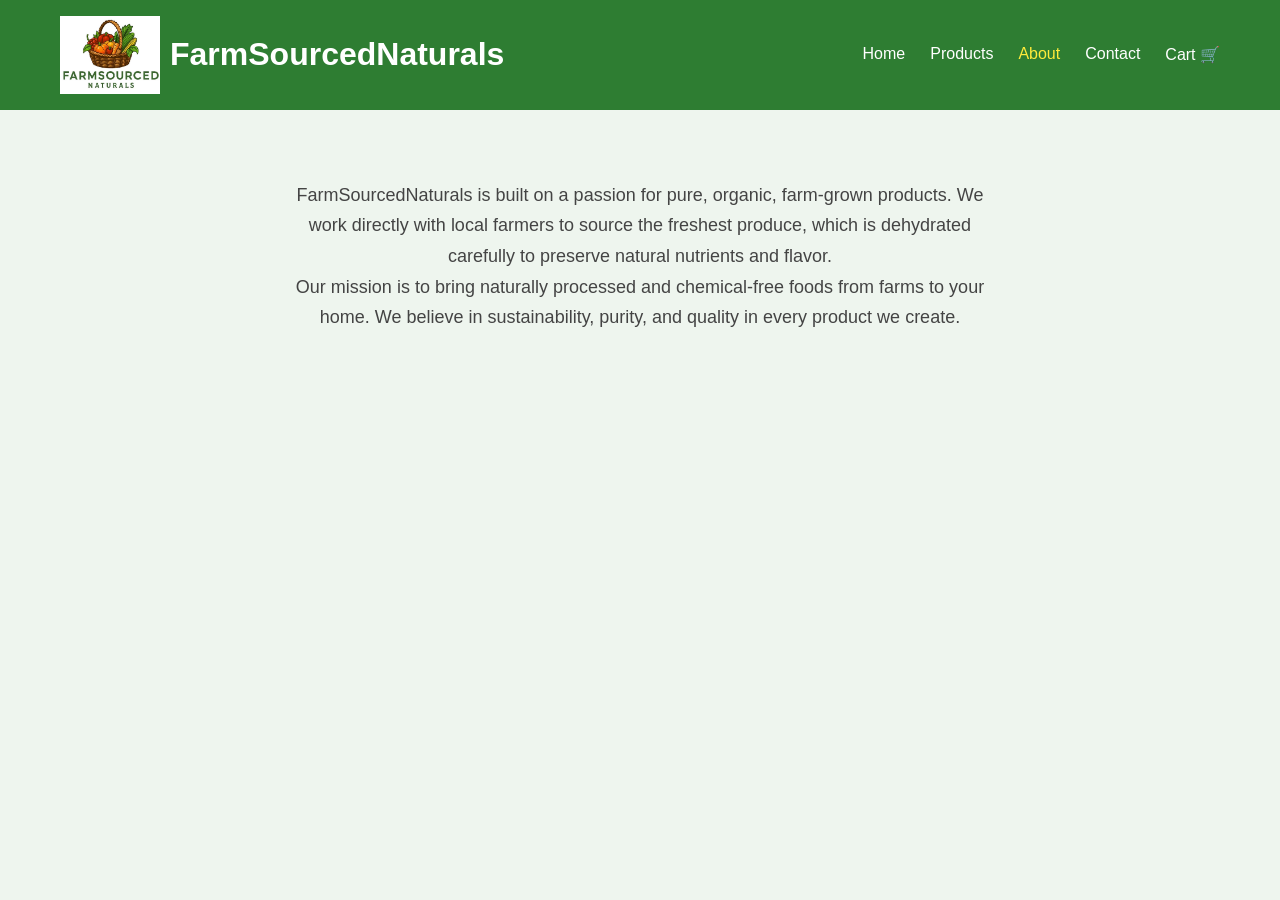
<file: about.html>
<!DOCTYPE html>
<html lang="en">
<head>
  <meta charset="UTF-8">
  <meta name="viewport" content="width=device-width, initial-scale=1.0">
  <title>About Us - FarmSourcedNaturals</title>
  <link rel="stylesheet" href="about.css">
</head>
<body>

<header class="navbar">
  <div class="logo-container">
    <img src="logo.jpg" class="logo" alt="Logo">
    <h1 class="site-title">FarmSourcedNaturals</h1>
  </div>

  <ul class="nav-links">
    <li><a href="index.html">Home</a></li>
    <li><a href="products.html">Products</a></li>
    <li><a class="active" href="about.html">About</a></li>
    <li><a href="contact.html">Contact</a></li>
    <li><a href="cart.html">Cart 🛒</a></li>

  </ul>
</header>

<section class="about-section">
  <p>
    FarmSourcedNaturals is built on a passion for pure, organic, farm-grown products.
    We work directly with local farmers to source the freshest produce, which is dehydrated carefully
    to preserve natural nutrients and flavor.
  </p>

  <p>
    Our mission is to bring naturally processed and chemical-free foods from farms to your home.
    We believe in sustainability, purity, and quality in every product we create.
  </p>
</section>

</body>
</html>
</file>
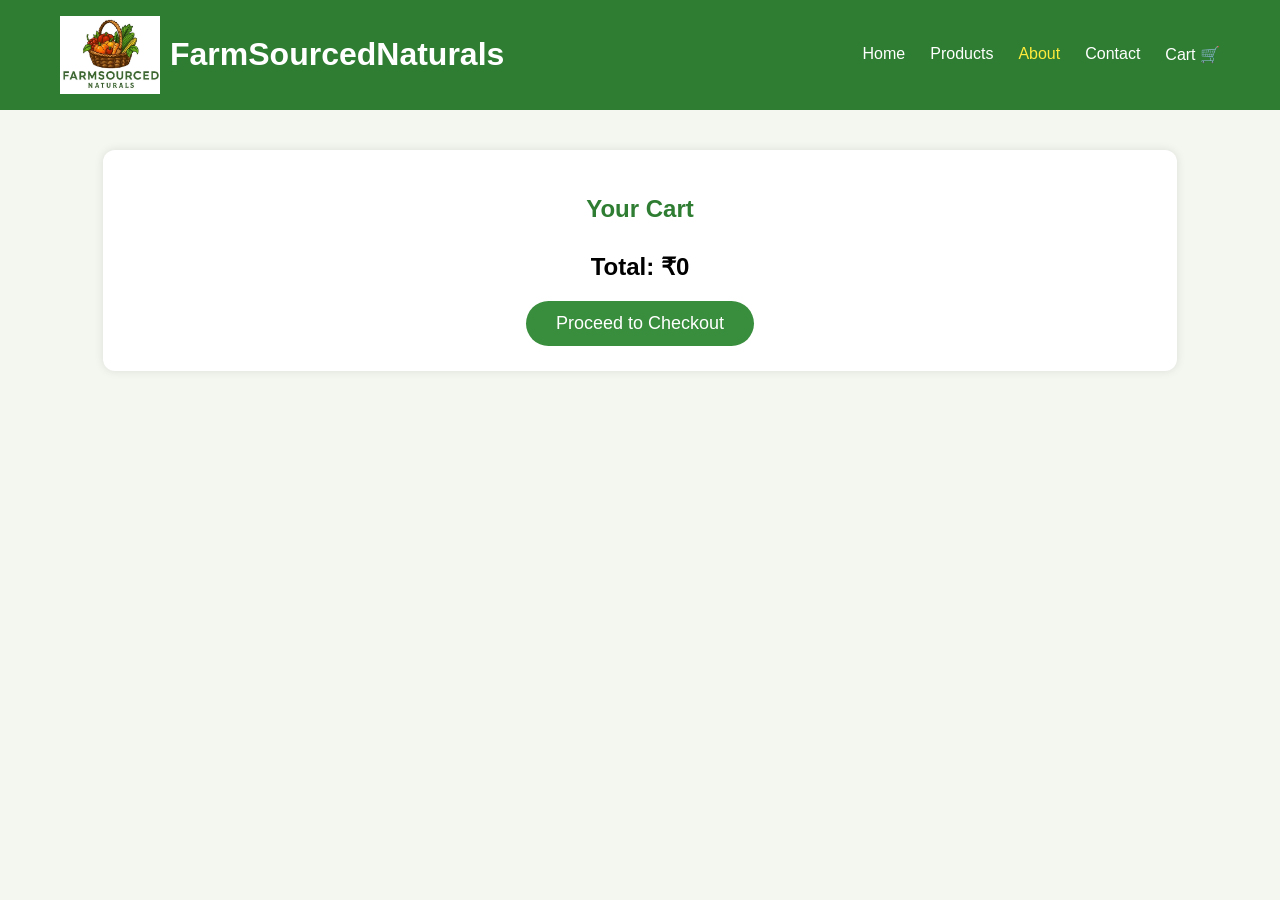
<file: cart.html>
<!DOCTYPE html>
<html lang="en">
<head>
    <meta charset="UTF-8">
    <meta name="viewport" content="width=device-width, initial-scale=1.0">
    <title>Cart - FarmSourcedNaturals</title>
    <link rel="stylesheet" href="cart.css">
</head>
<body>

<!-- NAVIGATION -->
<header class="navbar">
  <div class="logo-container">
    <img src="logo.jpg" class="logo" alt="Logo">
    <h1 class="site-title">FarmSourcedNaturals</h1>
  </div>

  <ul class="nav-links">
    <li><a href="index.html">Home</a></li>
    <li><a href="products.html">Products</a></li>
    <li><a class="active" href="about.html">About</a></li>
    <li><a href="contact.html">Contact</a></li>
    <li><a href="cart.html">Cart 🛒</a></li>

  </ul>
</header>

<!-- CART MAIN SECTION -->
<section class="cart-container">
    <h1>Your Cart</h1>
    <div id="cart-items"></div>

    <div class="cart-summary">
        <h2>Total: ₹<span id="total-price">0</span></h2>
        <button class="checkout-btn">Proceed to Checkout</button>
    </div>
</section>

<script src="cart.js"></script>

</body>
</html>
</file>
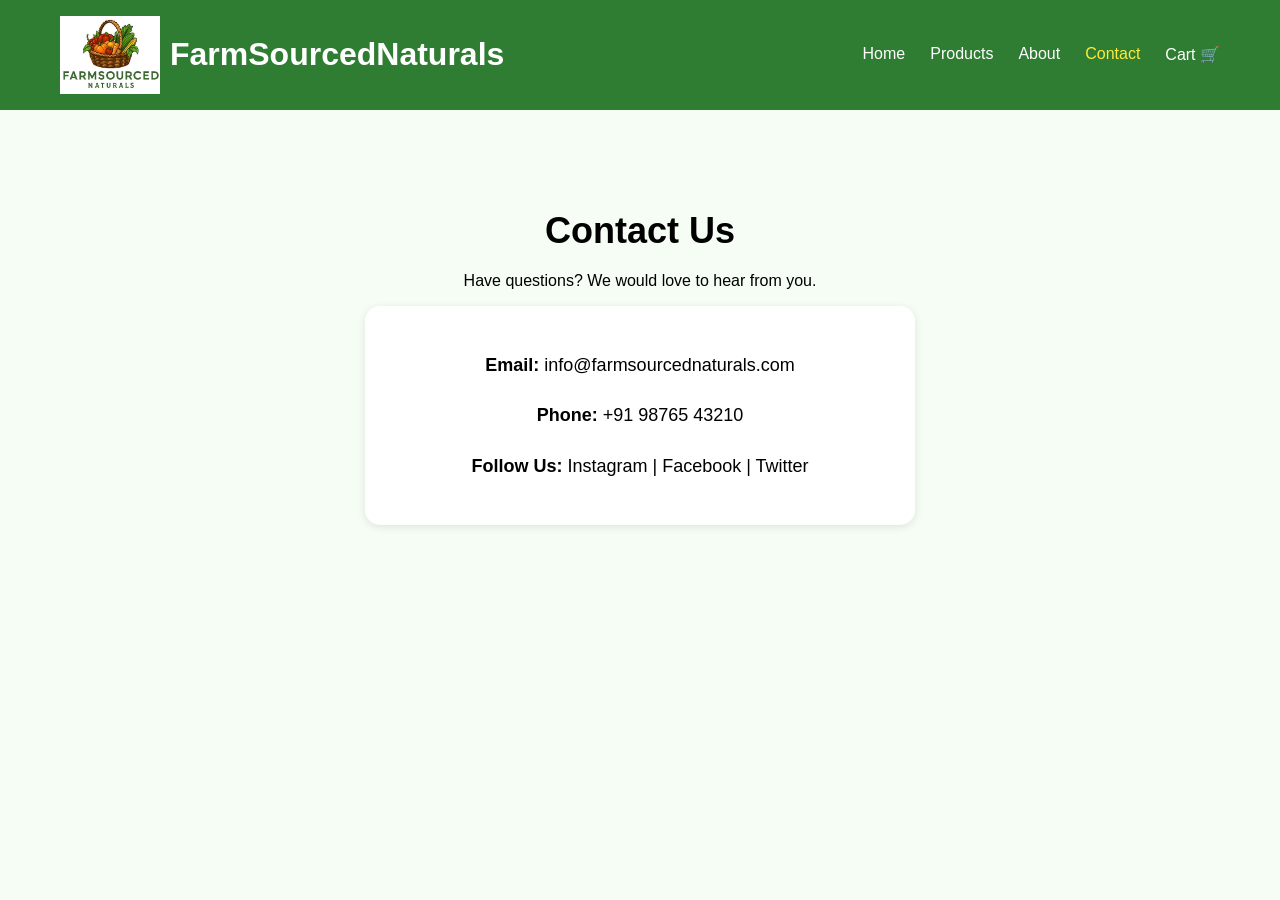
<file: contact.html>
<!DOCTYPE html>
<html lang="en">
<head>
  <meta charset="UTF-8">
  <meta name="viewport" content="width=device-width, initial-scale=1.0">
  <title>Contact - FarmSourcedNaturals</title>
  <link rel="stylesheet" href="contact.css">
</head>
<body>

<header class="navbar">
  <div class="logo-container">
    <img src="logo.jpg" class="logo" alt="Logo">
    <h1 class="site-title">FarmSourcedNaturals</h1>
  </div>

  <ul class="nav-links">
    <li><a href="index.html">Home</a></li>
    <li><a href="products.html">Products</a></li>
    <li><a href="about.html">About</a></li>
    <li><a class="active" href="contact.html">Contact</a></li>
    <li><a href="cart.html">Cart 🛒</a></li>

  </ul>
</header>

<section class="contact-section">
  <h2>Contact Us</h2>
  <p>Have questions? We would love to hear from you.</p>

  <div class="contact-box">
    <p><strong>Email:</strong> info@farmsourcednaturals.com</p>
    <p><strong>Phone:</strong> +91 98765 43210</p>
    <p><strong>Follow Us:</strong> Instagram | Facebook | Twitter</p>
  </div>
</section>

</body>
</html>
</file>
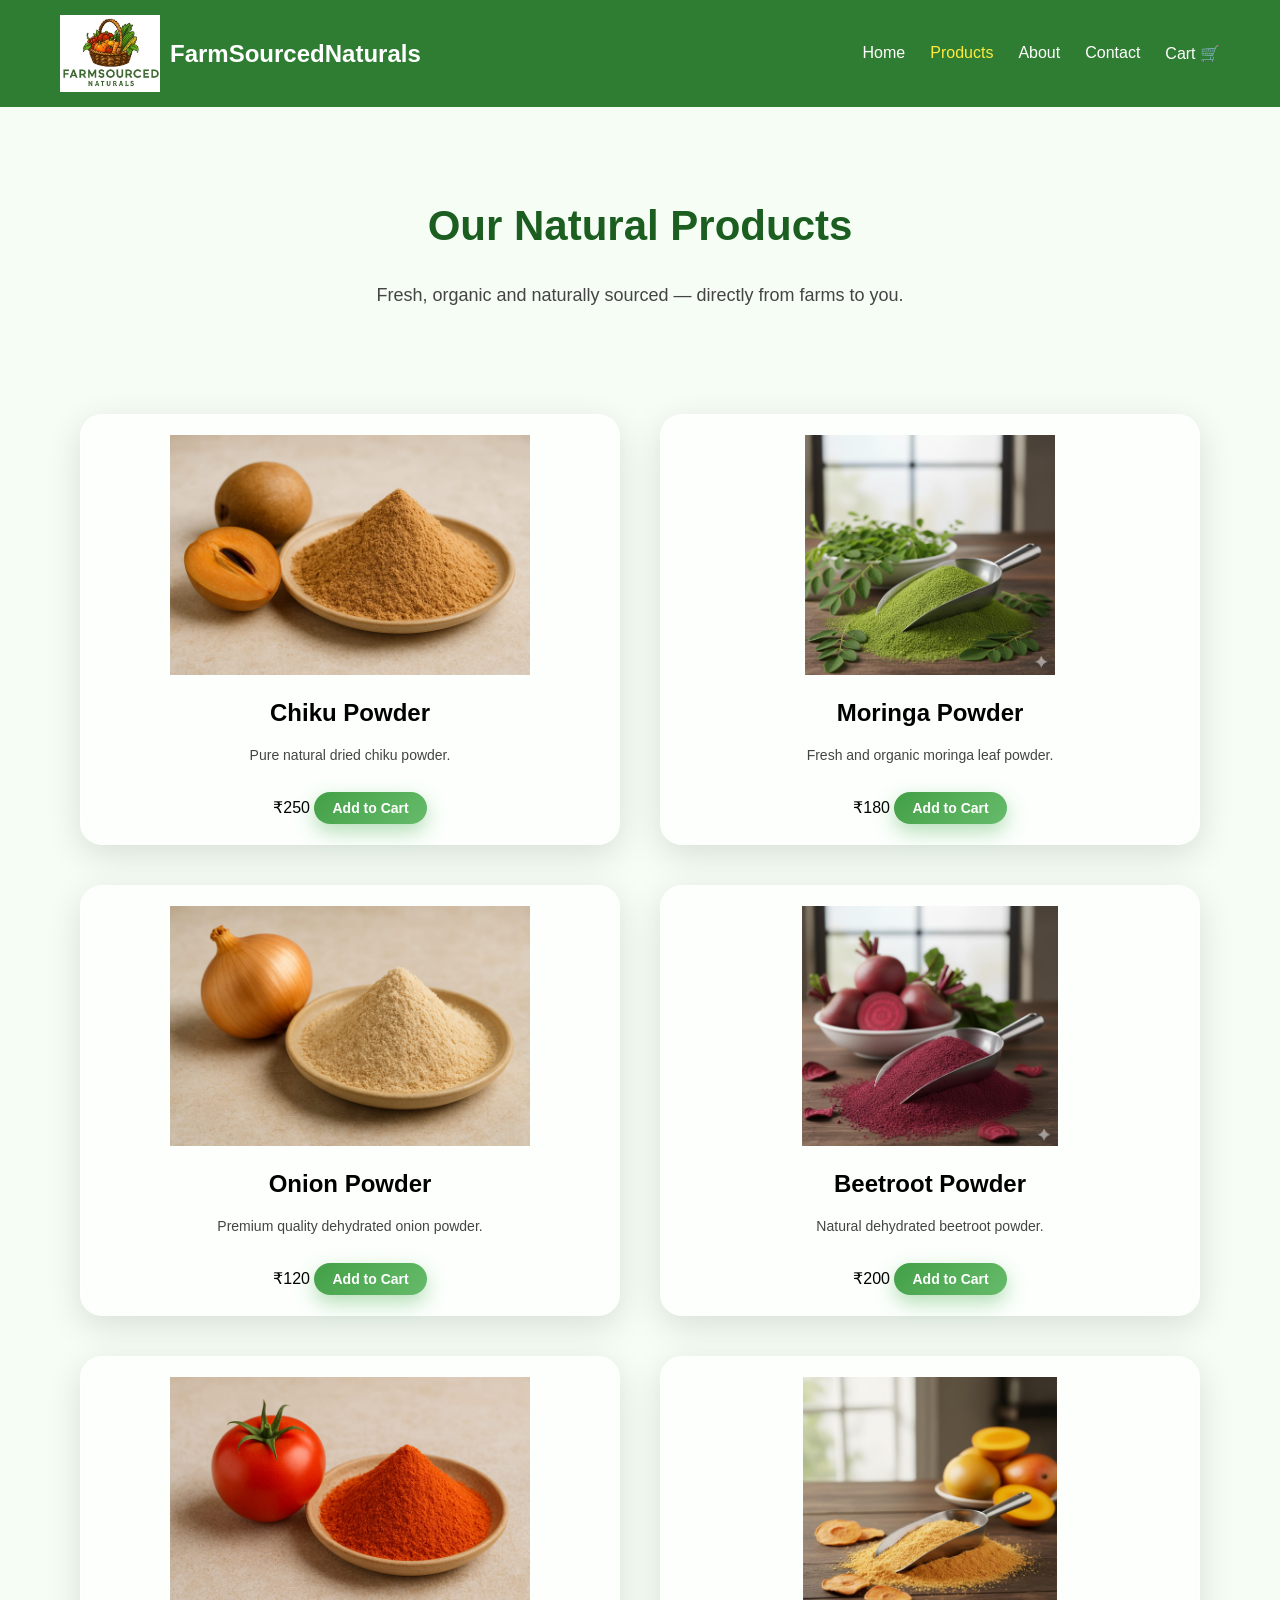
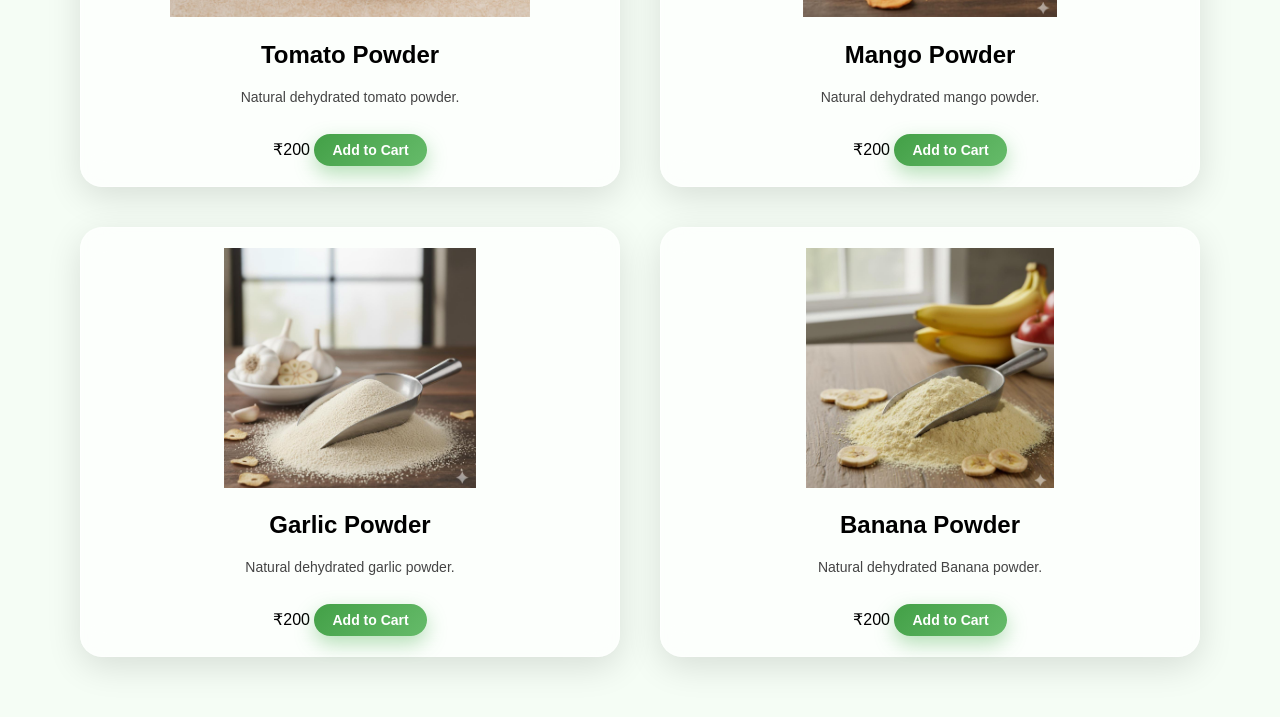
<file: products.html>
<!DOCTYPE html>
<html lang="en">
  <head>
    <meta charset="UTF-8" />
    <meta name="viewport" content="width=device-width, initial-scale=1.0" />
    <title>FarmSourcedNaturals</title>
    <link rel="stylesheet" href="products.css" />
  </head>
  <body>
    <header>
      <nav class="navbar">
        <div class="logo-container">
          <img src="logo.jpg" alt="FarmSourcedNaturals Logo" class="logo" />
          <h1 class="site-title">FarmSourcedNaturals</h1>
        </div>
        <ul class="nav-links">
          <li><a href="index.html">Home</a></li>
          <li><a href="products.html" class="active">Products</a></li>
          <li><a href="about.html">About</a></li>
          <li><a href="contact.html">Contact</a></li>
          <li><a href="cart.html">Cart 🛒</a></li>
        </ul>
      </nav>
    </header>


    <!-- HERO -->
    <section class="products-hero">
        <h1>Our Natural Products</h1>
        <p>Fresh, organic and naturally sourced — directly from farms to you.</p>
    </section>

    <!-- PRODUCT GRID -->
    <section class="product-section">

        <div class="product-grid">

            <!-- PRODUCT 1 -->
        <div class="product-card">
            <img src="chiku.jpeg" alt="Chiku Powder" />
            <h2>Chiku Powder</h2>
            <p>Pure natural dried chiku powder.</p>
            <span class="price">₹250</span>
            <button class="add-cart-btn" onclick="addToCart('Chiku Powder', 250, 'images/chiku.jpeg')">Add to Cart</button>
        </div>

        <!-- PRODUCT 2 -->
        <div class="product-card">
            <img src="moringa.jpeg" alt="Moringa Powder" />
            <h2>Moringa Powder</h2>
            <p>Fresh and organic moringa leaf powder.</p>
            <span class="price">₹180</span>
            <button class="add-cart-btn" onclick="addToCart('Moringa Powder', 180,'images/moringa.jpeg')">Add to Cart</button>
        </div>

        <!-- PRODUCT 3 -->
        <div class="product-card">
            <img src="onion.jpeg" alt="Onion Powder" />
            <h2>Onion Powder</h2>
            <p>Premium quality dehydrated onion powder.</p>
            <span class="price">₹120</span>
            <button class="add-cart-btn" onclick="addToCart('Onion Powder', 120, 'images/onion.jpeg')">Add to Cart</button>
        </div>

        <!-- PRODUCT 4 -->
        <div class="product-card">
            <img src="beetroot.jpeg" alt="Beetroot Powder" />
            <h2>Beetroot Powder</h2>
            <p>Natural dehydrated beetroot powder.</p>
            <span class="price">₹200</span>
            <button class="add-cart-btn" onclick="addToCart('Beetroot Powder', 200, 'images/beetroot.jpeg')">Add to Cart</button>
        </div>

        <!-- PRODUCT 5 -->
        <div class="product-card">
            <img src="tomato.jpg" alt="Tomato Powder" />
            <h2>Tomato Powder</h2>
            <p>Natural dehydrated tomato powder.</p>
            <span class="price">₹200</span>
            <button class="add-cart-btn" onclick="addToCart('Tomato Powder', 200, 'images/tomato.jpg')">Add to Cart</button>
        </div>

        <!-- PRODUCT 6 -->
        <div class="product-card">
            <img src="mango.jpeg" alt="Mango Powder" />
            <h2>Mango Powder</h2>
            <p>Natural dehydrated mango powder.</p>
            <span class="price">₹200</span>
            <button class="add-cart-btn" onclick="addToCart('Mango Powder', 200, 'images/mango.jpeg')">Add to Cart</button>
        </div>

        <!-- PRODUCT 7 -->
        <div class="product-card">
            <img src="garlic.jpeg" alt="Garlic Powder" />
            <h2>Garlic Powder</h2>
            <p>Natural dehydrated garlic powder.</p>
            <span class="price">₹200</span>
            <button class="add-cart-btn" onclick="addToCart('Garlic Powder', 200, 'images/garlic.jpeg')">Add to Cart</button>
        </div>
        
        <!-- PRODUCT 8 -->
        <div class="product-card">
            <img src="banana.jpeg" alt="Banana Powder" />
            <h2>Banana Powder</h2>
            <p>Natural dehydrated Banana powder.</p>
            <span class="price">₹200</span>
            <button class="add-cart-btn" onclick="addToCart('Banana Powder', 200, 'images/banana.jpeg')">Add to Cart</button>
        </div>
        </div>
    </section>

<script src="script.js"></script>
</body>
</html>
</file>
<file: about.css>
body {
  margin: 0;
  font-family: Poppins, sans-serif;
  background: #eef5ee;
}

/* Navbar same style */
.navbar {
  display: flex;
  justify-content: space-between;
  align-items: center;
  background: #2e7d32;
  padding: 15px 60px;
  position: sticky;
  top: 0;
  z-index: 1000;
}
.logo-container {
  display: flex;
  align-items: center;
  gap: 10px;
}

.logo {
  width: 100px;
  height: auto;
}

.site-title {
  color: white;
}

.nav-links {
  display: flex;
  list-style: none;
  gap: 25px;
}

.nav-links a {
  color: #fff;
  text-decoration: none;
  font-weight: 500;
}

.nav-links a.active {
  color: #ffeb3b;
}

/* About section */
.about-section {
  text-align: center;
  padding: 70px;
}

.about-section h2 {
  font-size: 36px;
  margin-bottom: 20px;
}

.about-section p {
  max-width: 700px;
  margin: auto;
  font-size: 18px;
  color: #444;
  line-height: 1.7;
}
/* Mobile */
@media (max-width: 600px) {

  .navbar {
    flex-direction: column;
    align-items: center;
    padding: 12px 15px;
  }

  .logo {
    width: 80px;
  }

  .site-title {
    font-size: 20px;
    text-align: center;
  }

  .nav-links {
    flex-direction: row;
    flex-wrap: wrap;
    gap: 12px;
    justify-content: center;
  }

  .hero {
    height: auto;
    min-height: 90vh;
    padding-top: 140px;
  }

  .hero-content {
    padding: 0 15px;
  }

  .hero-content h2 {
    font-size: 26px;
  }

  .hero-content p {
    font-size: 14px;
  }

  .products {
    padding: 50px 15px;
  }

  .product-grid {
    grid-template-columns: 1fr;
  }

  .about {
    padding: 50px 15px;
  }

  .about p {
    font-size: 16px;
  }
}

/* Very small devices */
@media (max-width: 400px) {

  .hero-content h2 {
    font-size: 22px;
  }

  .hero-content p {
    font-size: 13px;
  }

  .nav-links {
    gap: 8px;
  }
}
</file>
<file: cart.css>
body {
    margin: 0;
    font-family: "Poppins", sans-serif;
    background: #f3f7f0;
}

/* NAVBAR */
.navbar {
  display: flex;
  justify-content: space-between;
  align-items: center;
  background: #2e7d32;
  padding: 15px 60px;
  position: sticky;
  top: 0;
  z-index: 1000;
}
.logo-container {
  display: flex;
  align-items: center;
  gap: 10px;
}

.logo {
  width: 100px;
  height: auto;
}

.site-title {
  color: white;
}

.nav-links {
  display: flex;
  list-style: none;
  gap: 25px;
}

.nav-links a {
  color: #fff;
  text-decoration: none;
  font-weight: 500;
}

.nav-links a.active {
  color: #ffeb3b;
}
/* CART SECTION */
.cart-container {
    width: 80%;
    margin: 40px auto;
    background: #ffffff;
    padding: 25px;
    border-radius: 12px;
    box-shadow: 0 0 10px rgba(0,0,0,0.1);
}

.cart-container h1 {
    text-align: center;
    color: #2e7d32;
}

/* EACH CART ITEM */
.cart-item {
    display: flex;
    justify-content: space-between;
    align-items: center;
    padding: 15px;
    border-bottom: 1px solid #ddd;
}

.cart-item img {
    width: 90px;
    height: 90px;
    border-radius: 10px;
}

.item-details {
    flex: 1;
    margin-left: 20px;
}

.item-details h3 {
    margin: 0;
    font-size: 20px;
}

.quantity-box {
    display: flex;
    align-items: center;
    gap: 10px;
}

.quantity-box button {
    padding: 5px 10px;
    border: none;
    background: #2e7d32;
    color: #fff;
    cursor: pointer;
    border-radius: 5px;
}

.remove-btn {
    background: #d32f2f;
    padding: 7px 12px;
    border-radius: 5px;
    border: none;
    color: white;
    cursor: pointer;
}

.cart-summary {
    text-align: center;
    margin-top: 30px;
}

.checkout-btn {
    background: #388e3c;
    color: white;
    padding: 12px 30px;
    border: none;
    border-radius: 25px;
    font-size: 18px;
    cursor: pointer;
}
/* Mobile */
@media (max-width: 600px) {

  .navbar {
    flex-direction: column;
    align-items: center;
    padding: 12px 15px;
  }

  .logo {
    width: 80px;
  }

  .site-title {
    font-size: 20px;
    text-align: center;
  }

  .nav-links {
    flex-direction: row;
    flex-wrap: wrap;
    gap: 12px;
    justify-content: center;
  }

  .hero {
    height: auto;
    min-height: 90vh;
    padding-top: 140px;
  }

  .hero-content {
    padding: 0 15px;
  }

  .hero-content h2 {
    font-size: 26px;
  }

  .hero-content p {
    font-size: 14px;
  }

  .products {
    padding: 50px 15px;
  }

  .product-grid {
    grid-template-columns: 1fr;
  }

  .about {
    padding: 50px 15px;
  }

  .about p {
    font-size: 16px;
  }
}

/* Very small devices */
@media (max-width: 400px) {

  .hero-content h2 {
    font-size: 22px;
  }

  .hero-content p {
    font-size: 13px;
  }

  .nav-links {
    gap: 8px;
  }
}
</file>
<file: contact.css>
body {
  margin: 0;
  font-family: Poppins, sans-serif;
  background: #f5fdf5;
}

.navbar {
  display: flex;
  justify-content: space-between;
  padding: 15px 60px;
  background: #2e7d32;
  align-items: center;
}

.logo-container {
  display: flex;
  align-items: center;
  gap: 10px;
}

.logo {
  width: 100px;
  height: auto;
}

.site-title {
  color: white;
}

.nav-links {
  display: flex;
  list-style: none;
  gap: 25px;
}

.nav-links a {
  color: #fff;
  text-decoration: none;
  font-weight: 500;
}

.nav-links a.active {
  color: #ffeb3b;
}


.contact-section {
  text-align: center;
  padding: 70px 20px;
}

.contact-section h2 {
  font-size: 36px;
  margin-bottom: 20px;
}

.contact-box {
  margin: auto;
  max-width: 500px;
  padding: 25px;
  background: white;
  border-radius: 15px;
  box-shadow: 0px 2px 8px rgba(0,0,0,0.1);
  font-size: 18px;
  line-height: 1.8;
}
/* Mobile */
@media (max-width: 600px) {

  .navbar {
    flex-direction: column;
    align-items: center;
    padding: 12px 15px;
  }

  .logo {
    width: 80px;
  }

  .site-title {
    font-size: 20px;
    text-align: center;
  }

  .nav-links {
    flex-direction: row;
    flex-wrap: wrap;
    gap: 12px;
    justify-content: center;
  }

  .hero {
    height: auto;
    min-height: 90vh;
    padding-top: 140px;
  }

  .hero-content {
    padding: 0 15px;
  }

  .hero-content h2 {
    font-size: 26px;
  }

  .hero-content p {
    font-size: 14px;
  }

  .products {
    padding: 50px 15px;
  }

  .product-grid {
    grid-template-columns: 1fr;
  }

  .about {
    padding: 50px 15px;
  }

  .about p {
    font-size: 16px;
  }
}

/* Very small devices */
@media (max-width: 400px) {

  .hero-content h2 {
    font-size: 22px;
  }

  .hero-content p {
    font-size: 13px;
  }

  .nav-links {
    gap: 8px;
  }
}
</file>
<file: products.css>
/* GLOBAL BACKGROUND */
body {
    margin: 0;
    font-family: Poppins, sans-serif;
    background: #f5fdf5;
}

.navbar {
  display: flex;
  justify-content: space-between;
  padding: 15px 60px;
  background: #2e7d32;
  align-items: center;
}

.logo-container {
  display: flex;
  align-items: center;
  gap: 10px;
}

.logo {
  width: 100px;
  height: auto;
}

.site-title {
  color: white;
}

.nav-links {
  display: flex;
  list-style: none;
  gap: 25px;
}

.nav-links a {
  color: #fff;
  text-decoration: none;
  font-weight: 500;
}

.nav-links a.active {
  color: #ffeb3b;
}


/* HERO SECTION */
.products-hero {
    text-align: center;
    padding: 60px 20px 20px;
}

.products-hero h1 {
    font-size: 42px;
    font-weight: 700;
    color: #1b5e20;
}

.products-hero p {
    font-size: 18px;
    color: #444;
}

/* PRODUCT GRID */
.product-section {
    padding: 40px;
    margin-top: 10px;
}

.product-grid {
    display: grid;
    grid-template-columns: repeat(2, 1fr);
    gap: 40px;
    padding: 20px 40px;
    justify-items:
centre;
}


/* PRODUCT CARD */
.product-card {
    background: rgba(255, 255, 255, 0.7);
    backdrop-filter: blur(15px);
    padding: 20px;
    border-radius: 22px;
    text-align: center;
    box-shadow: 0 10px 35px rgba(0,0,0,0.12);
    position: relative;
    transition: 0.4s ease;
    border: 1px solid rgba(255, 255, 255, 0.4);
}

/* HOVER EFFECT */
.product-card:hover {
    transform: translateY(-12px);
    box-shadow: 0 18px 45px rgba(0, 0, 0, 0.20);
}

/* PRODUCT IMAGE */
.product-card img {
    width: 100%;
    height: 240px;
    object-fit: contain;
    transition: 0.4s ease;
}

.product-card:hover img {
    transform: scale(1.09);
}

/* PRODUCT NAME */
.product-card h3 {
    font-size: 22px;
    margin-top: 15px;
    color: #1b5e20;
}

/* PRODUCT DESCRIPTION */
.product-card p {
    color: #444;
    font-size: 14px;
}

/* RIBBON TAGS */
.ribbon {
    position: absolute;
    top: 12px;
    left: -5px;
    background: #4CAF50;
    padding: 6px 16px;
    color: white;
    font-weight: bold;
    border-radius: 6px 6px 6px 0;
    font-size: 13px;
}

.ribbon.new { background: #FF9800; }
.ribbon.best { background: #D32F2F; }

/* ADD TO CART BUTTON */
.add-cart-btn {
    margin-top: 15px;
    padding: 8px 18px;
    border: none;
    border-radius: 40px;
    background: linear-gradient(135deg, #43a047, #66bb6a);
    color: white;
    font-size: 14px;
    font-weight: bold;
    cursor: pointer;

    /* Glow + animation */
    box-shadow: 0 8px 20px rgba(76, 175, 80, 0.4);
    transition: 0.4s ease;
}

/* BUTTON HOVER */
.add-cart-btn:hover {
    transform: scale(1.13);
    box-shadow: 0 12px 30px rgba(76, 175, 80, 0.6);
}

/* BUTTON CLICK EFFECT */
.add-cart-btn:active {
    transform: scale(1.03);
}
/* Mobile */
@media (max-width: 600px) {

  .navbar {
    flex-direction: column;
    align-items: center;
    padding: 12px 15px;
  }

  .logo {
    width: 80px;
  }

  .site-title {
    font-size: 20px;
    text-align: center;
  }

  .nav-links {
    flex-direction: row;
    flex-wrap: wrap;
    gap: 12px;
    justify-content: center;
  }

  .hero {
    height: auto;
    min-height: 90vh;
    padding-top: 140px;
  }

  .hero-content {
    padding: 0 15px;
  }

  .hero-content h2 {
    font-size: 26px;
  }

  .hero-content p {
    font-size: 14px;
  }

  .products {
    padding: 50px 15px;
  }

  .product-grid {
    grid-template-columns: 1fr;
  }

  .about {
    padding: 50px 15px;
  }

  .about p {
    font-size: 16px;
  }
}

/* Very small devices */
@media (max-width: 400px) {

  .hero-content h2 {
    font-size: 22px;
  }

  .hero-content p {
    font-size: 13px;
  }

  .nav-links {
    gap: 8px;
  }
}
</file>
